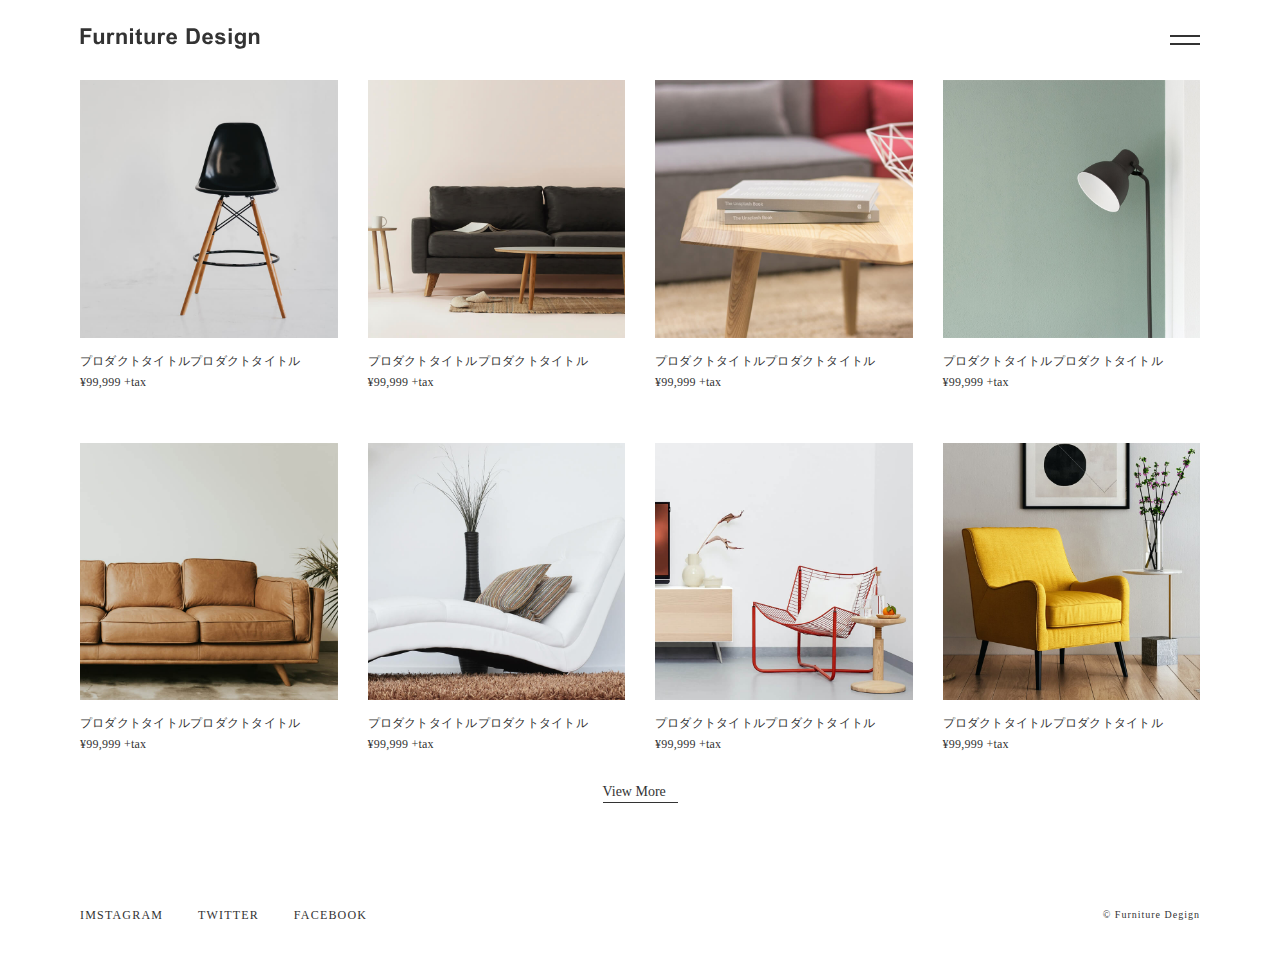
<file: index.html>
<!DOCTYPE html>
<html lang="en">
<head>
  <meta charset="UTF-8">
  <meta http-equiv="X-UA-Compatible" content="IE=edge">
  <meta name="viewport" content="width=device-width, initial-scale=1.0">
  <title>Furniture design</title>
  <link rel="icon" href="img/favicon.ico">
  <link rel="stylesheet" href="reset.css">
  <link rel="stylesheet" href="style.css">
</head>
<body>
  <!--header-->
  <header class="header">
    <div class="header-box inner">
      <a href="#"><img class="header-logo" src="img/logo.svg" alt="ヘッダーのロゴイメージです。"></a>
      <div class="humbergar-menu">
        <div class="bar01"></div>
        <div class="bar02"></div>
      </div>  
      <nav class="header-navi">
        <ul class="header-navi-list">
          <li class="header-navi-item"><a class="item-name" href="product.html">PRODUCTS</a></li>
          <li class="header-navi-item"><a class="item-name" href="about.html">ABOUT</a></li>
          <li class="header-navi-item"><a class="item-name" href="company.html">COMPANY</a></li>
          <li class="header-navi-item"><a class="item-name" href="mailto:hoge@dummy.com">CONTACT</a></li>
        </ul>
      </nav>  
    </div>
  </header>

  <!--main-top-->
  <main>
    <div class="main-contents inner">
      <ul class="main-list">
        <li class="main-list-item">
          <a class="main-item">
            <img class="main-item-img" src="img/item1.jpg" alt="メインアイテムのイメージ画像です">
            <p class="main-item-title">プロダクトタイトルプロダクトタイトル</p>
            <p class="item-tax">¥99,999 +tax</p>
          </a>  
        </li>
        <li class="main-list-item">
          <a class="main-item">
            <img class="main-item-img" src="img/item2.jpg" alt="メインアイテムのイメージ画像です">
            <p class="main-item-title">プロダクトタイトルプロダクトタイトル</p>
            <p class="item-tax">¥99,999 +tax</p>
          </a>  
        </li>
        <li class="main-list-item">
          <a class="main-item">
            <img class="main-item-img" src="img/item3.jpg" alt="メインアイテムのイメージ画像です">
            <p class="main-item-title">プロダクトタイトルプロダクトタイトル</p>
            <p class="item-tax">¥99,999 +tax</p>
          </a>  
        </li>
        <li class="main-list-item">
          <a class="main-item">
            <img class="main-item-img" src="img/item4.jpg" alt="メインアイテムのイメージ画像です">
            <p class="main-item-title">プロダクトタイトルプロダクトタイトル</p>
            <p class="item-tax">¥99,999 +tax</p>
          </a>  
        </li>
        <li class="main-list-item">
          <a class="main-item">
            <img class="main-item-img" src="img/item5.jpg" alt="メインアイテムのイメージ画像です">
            <p class="main-item-title">プロダクトタイトルプロダクトタイトル</p>
            <p class="item-tax">¥99,999 +tax</p>
          </a>  
        </li>
        <li class="main-list-item">
          <a class="main-item">
            <img class="main-item-img" src="img/item6.jpg" alt="メインアイテムのイメージ画像です">
            <p class="main-item-title">プロダクトタイトルプロダクトタイトル</p>
            <p class="item-tax">¥99,999 +tax</p>
          </a>  
        </li>
        <li class="main-list-item">
          <a class="main-item">
            <img class="main-item-img" src="img/item7.jpg" alt="メインアイテムのイメージ画像です">
            <p class="main-item-title">プロダクトタイトルプロダクトタイトル</p>
            <p class="item-tax">¥99,999 +tax</p>
          </a>
        </li>
        <li class="main-list-item">
          <a class="main-item">
            <img class="main-item-img" src="img/item8.jpg" alt="メインアイテムのイメージ画像です">
            <p class="main-item-title">プロダクトタイトルプロダクトタイトル</p>
            <p class="item-tax">¥99,999 +tax</p>
          </a>  
        </li>
      </ul>
      <a class="view-more" href="product.html">View More</a>
    </div>
  </main>

  <!--footer-->
  <footer class="footer inner">
    <div class="sns-box">
      <a class="instagram-link" href="#">IMSTAGRAM</a>
      <a class="twitter-link" href="#">TWITTER</a>
      <a class="facebook-link" href="#">FACEBOOK</a>  
    </div>
    <p class="copy-right">©︎ Furniture Degign</p>

  </footer>
  <script src="index.js"></script>
</body>
</html>
</file>
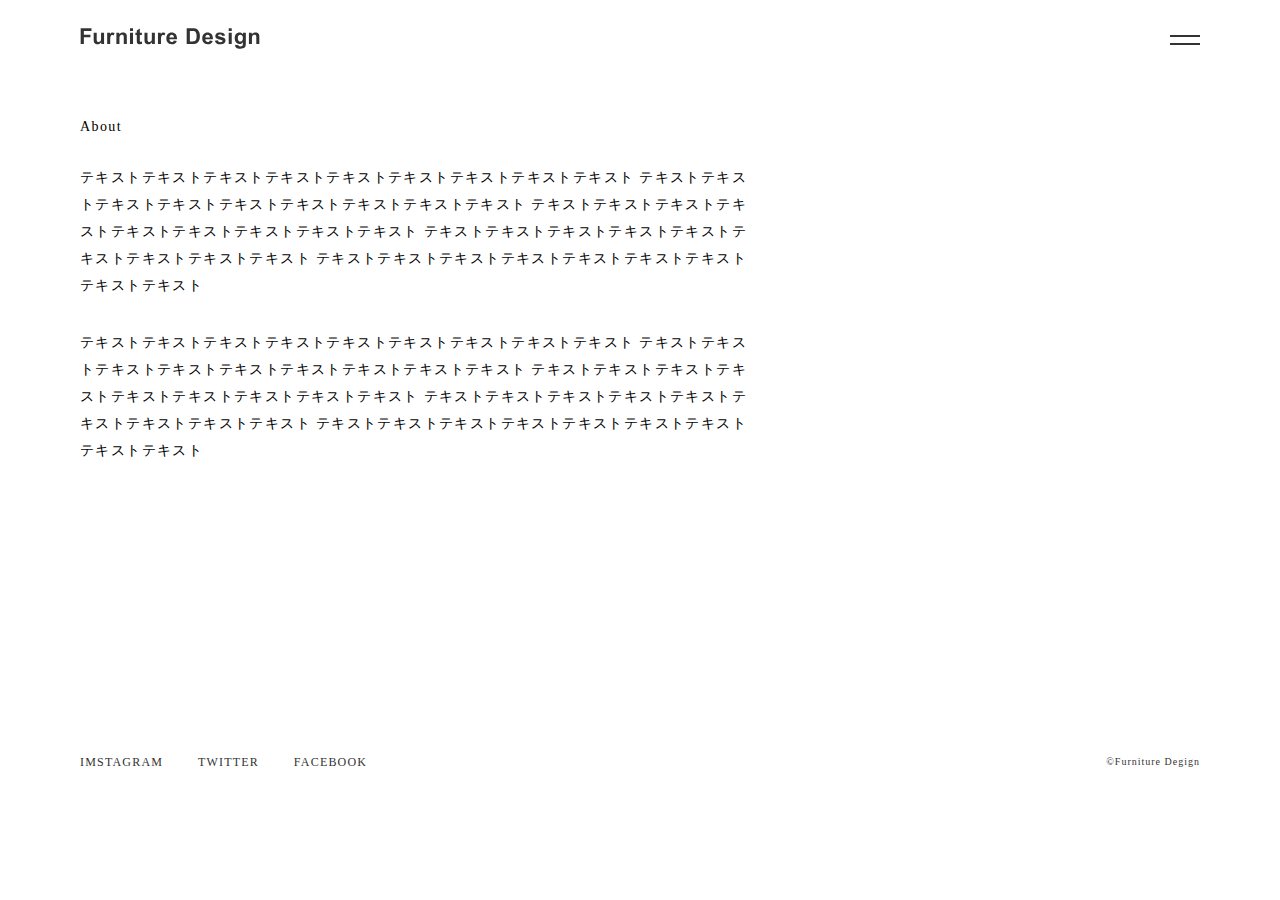
<file: about.html>
<!DOCTYPE html>
<html lang="en">
<head>
  <meta charset="UTF-8">
  <meta http-equiv="X-UA-Compatible" content="IE=edge">
  <meta name="viewport" content="width=device-width, initial-scale=1.0">
  <title>Furniture degign</title>
  <link rel="stylesheet" href="reset.css">
  <link rel="stylesheet" href="style.css">
</head>
<body>
  <!--ここからヘッダーです-->
  <header class="header">
    <div class="header-box inner">
      <a href="index.html"><img class="header-logo" src="img/logo.svg" alt="ヘッダーのロゴイメージです。"></a>
      <div class="humbergar-menu">
        <div class="bar01"></div>
        <div class="bar02"></div>
      </div>  
      <nav class="header-navi">
        <ul class="header-navi-list">
          <li class="header-navi-item"><a class="item-name" href="product.html">PRODUCTS</a></li>
          <li class="header-navi-item"><a class="item-name" href="about.html">ABOUT</a></li>
          <li class="header-navi-item"><a class="item-name" href="company.html">COMPANY</a></li>
          <li class="header-navi-item"><a class="item-name" href="mailto:hoge@dummy.com">CONTACT</a></li>
        </ul>
      </nav>  
    </div>
  </header>

  <!--ここからabout下層ページです-->
  <main>
    <div class="section-about inner">
      <h2 class="section-title">About</h2>
      <p class="about-textA">テキストテキストテキストテキストテキストテキストテキストテキストテキスト テキストテキストテキストテキストテキストテキストテキストテキストテキスト テキストテキストテキストテキストテキストテキストテキストテキストテキスト テキストテキストテキストテキストテキストテキストテキストテキストテキスト テキストテキストテキストテキストテキストテキストテキストテキストテキスト</p>
      <p class="about-textB">テキストテキストテキストテキストテキストテキストテキストテキストテキスト テキストテキストテキストテキストテキストテキストテキストテキストテキスト テキストテキストテキストテキストテキストテキストテキストテキストテキスト テキストテキストテキストテキストテキストテキストテキストテキストテキスト テキストテキストテキストテキストテキストテキストテキストテキストテキスト</p>
    </div>

  </main>

  <!--ここからフッターです-->
  <footer class="footer inner">
    <div class="sns-box">
      <a class="instagram-link" href="#">IMSTAGRAM</a>
      <a class="twitter-link" href="#">TWITTER</a>
      <a class="facebook-link" href="#">FACEBOOK</a>  
    </div>
    <p class="copy-right">©︎Furniture Degign</p>

  </footer>
  <script src="index.js"></script>
</body>
</html>
</file>
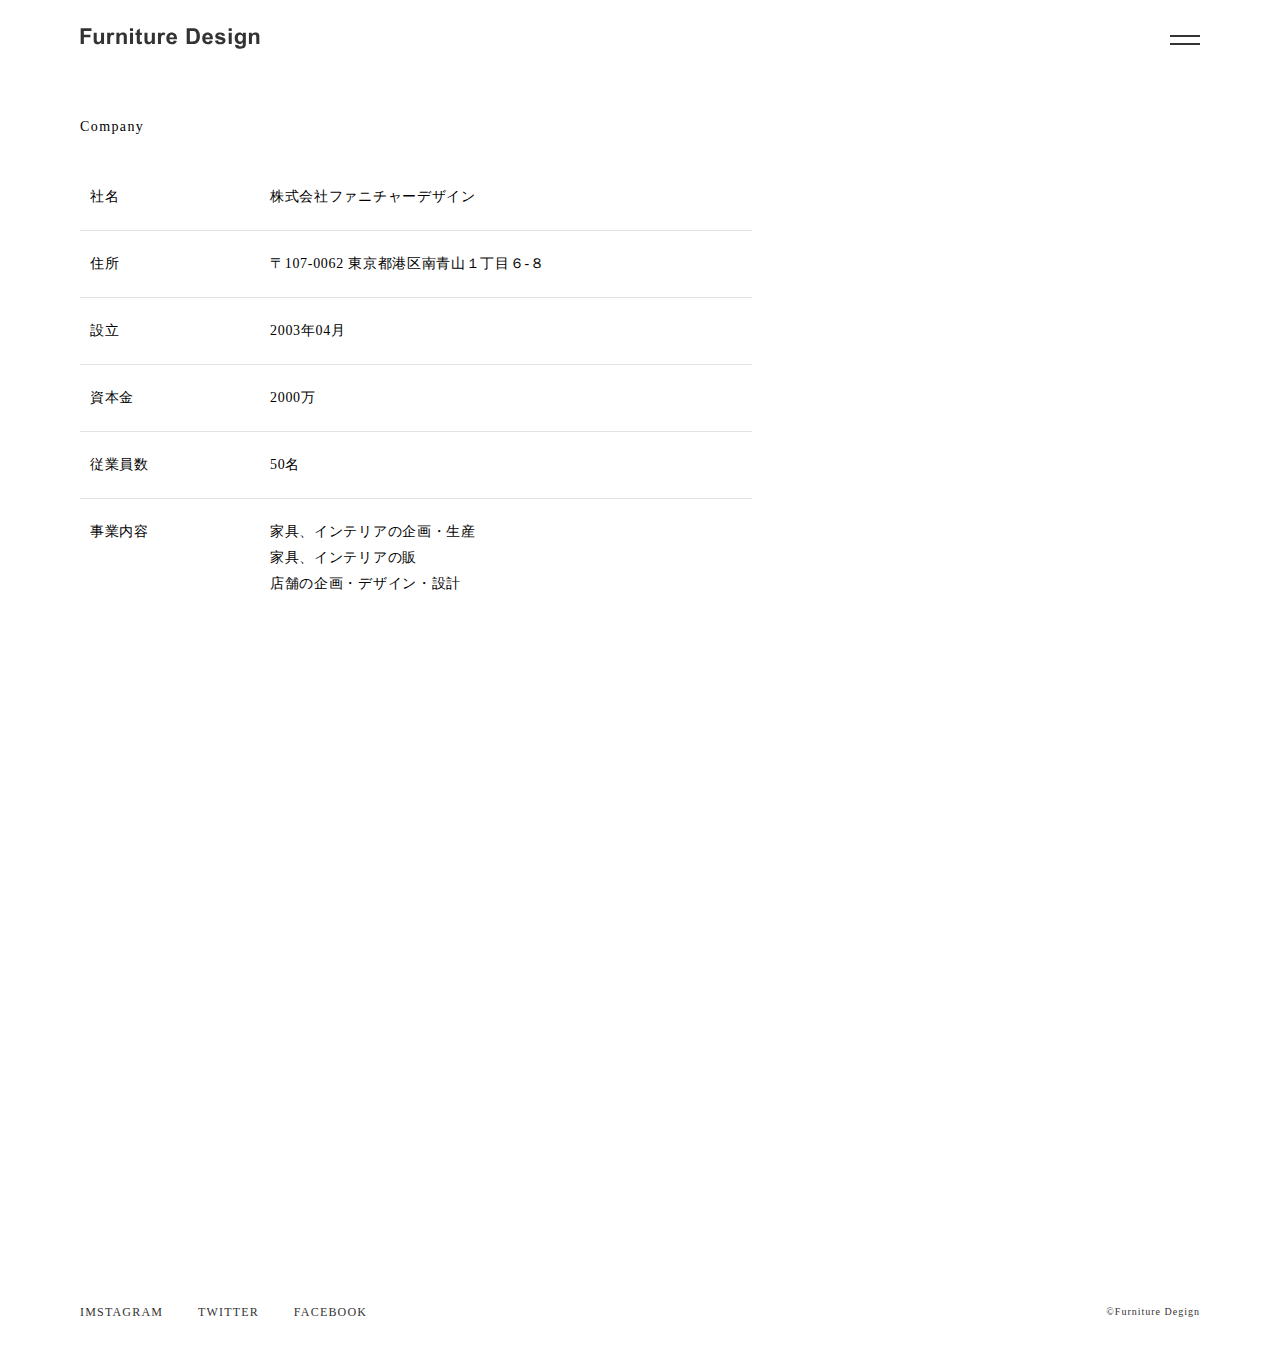
<file: company.html>
<!DOCTYPE html>
<html lang="en">
<head>
  <meta charset="UTF-8">
  <meta http-equiv="X-UA-Compatible" content="IE=edge">
  <meta name="viewport" content="width=device-width, initial-scale=1.0">
  <title>Furniture degign</title>
  <link rel="stylesheet" href="reset.css">
  <link rel="stylesheet" href="style.css">
</head>
<body>
  <!--ここからヘッダーです-->
  <header class="header">
    <div class="header-box inner">
      <a href="index.html"><img class="header-logo" src="img/logo.svg" alt="ヘッダーのロゴイメージです。"></a>
      <div class="humbergar-menu">
        <div class="bar01"></div>
        <div class="bar02"></div>
      </div>  
      <nav class="header-navi">
        <ul class="header-navi-list">
          <li class="header-navi-item"><a class="item-name" href="product.html">PRODUCTS</a></li>
          <li class="header-navi-item"><a class="item-name" href="about.html">ABOUT</a></li>
          <li class="header-navi-item"><a class="item-name" href="company.html">COMPANY</a></li>
          <li class="header-navi-item"><a class="item-name" href="mailto:hoge@dummy.com">CONTACT</a></li>
        </ul>
      </nav>  
    </div>
  </header>

  <!--ここからcompany下層ページです-->
  <main>
    <div class="section-company inner">
      <h2 class="section-title">Company</h2>
      <table class="company-info">
        <tr class="info-box">
          <th class="info-title">社名</th>
          <td class="info-text">株式会社ファニチャーデザイン</td>
        </tr>
        <tr class="info-box">
          <th class="info-title">住所</th>
          <td class="info-text">〒107-0062 東京都港区南青山１丁目６-８</td>
        </tr>
        <tr class="info-box">
          <th class="info-title">設立</th>
          <td class="info-text">2003年04月</td>
        </tr>
        <tr class="info-box">
          <th class="info-title">資本金</th>
          <td class="info-text">2000万</td>
        </tr>
        <tr class="info-box">
          <th class="info-title">従業員数</th>
          <td class="info-text">50名</td>
        </tr>
        <tr class="info-box">
          <th class="info-title">事業内容</th>
          <td class="info-text">家具、インテリアの企画・生産<br>家具、インテリアの販<br>店舗の企画・デザイン・設計</td>
        </tr>
      </table>
      <iframe class="info-map" src="https://www.google.com/maps/embed?pb=!1m18!1m12!1m3!1d3339695.7283955975!2d134.7579691491092!3d35.17104293521172!2m3!1f0!2f0!3f0!3m2!1i1024!2i768!4f13.1!3m3!1m2!1s0x6018eada1a044923%3A0x788765006a92b53!2z44K044Oq44Op5YWs5ZyS!5e0!3m2!1sja!2sjp!4v1671702162951!5m2!1sja!2sjp"  style="border:0;" allowfullscreen="" loading="lazy" referrerpolicy="no-referrer-when-downgrade"></iframe>
    </div>


  </main>

  <!--ここからフッターです-->
  <footer class="footer inner">
    <div class="sns-box">
      <a class="instagram-link" href="#">IMSTAGRAM</a>
      <a class="twitter-link" href="#">TWITTER</a>
      <a class="facebook-link" href="#">FACEBOOK</a>  
    </div>
    <p class="copy-right">©︎Furniture Degign</p>

  </footer>
  <script src="index.js"></script>
</body>
</html>
</file>
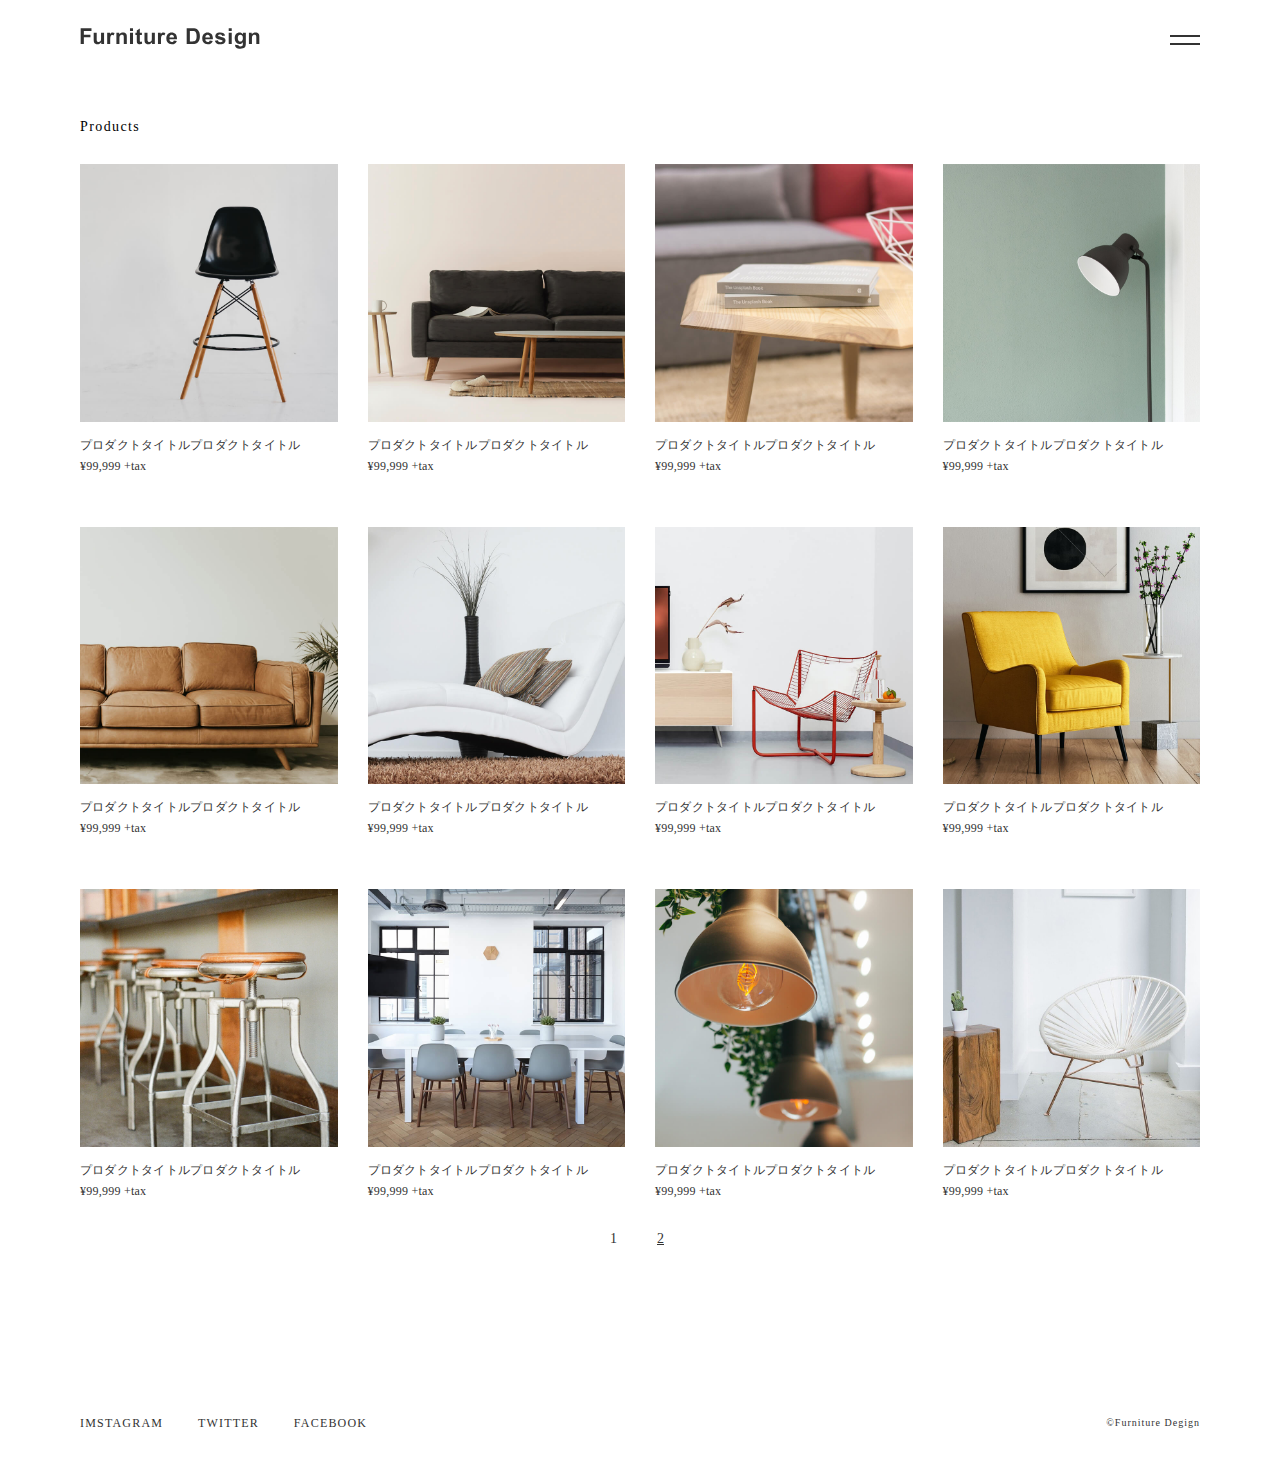
<file: product.html>
<!DOCTYPE html>
<html lang="en">
<head>
  <meta charset="UTF-8">
  <meta http-equiv="X-UA-Compatible" content="IE=edge">
  <meta name="viewport" content="width=device-width, initial-scale=1.0">
  <title>Furniture degign</title>
  <link rel="stylesheet" href="reset.css">
  <link rel="stylesheet" href="style.css">
</head>
<body>
  <!--ここからヘッダーです-->
  <header class="header">
    <div class="header-box inner">
      <a href="index.html"><img class="header-logo" src="img/logo.svg" alt="ヘッダーのロゴイメージです。"></a>
      <div class="humbergar-menu">
        <div class="bar01"></div>
        <div class="bar02"></div>
      </div>  
      <nav class="header-navi">
        <ul class="header-navi-list">
          <li class="header-navi-item"><a class="item-name" href="product.html">PRODUCTS</a></li>
          <li class="header-navi-item"><a class="item-name" href="about.html">ABOUT</a></li>
          <li class="header-navi-item"><a class="item-name" href="company.html">COMPANY</a></li>
          <li class="header-navi-item"><a class="item-name" href="mailto:hoge@dummy.com">CONTACT</a></li>
        </ul>
      </nav>  
    </div>
  </header>

  <!--ここからprodact下層ページです-->
  <main>
    <div class="section-product inner">
      <h2 class="section-title">Products</h2>
      <ul class="product-list">
        <li class="product-list-item">
          <a class="product-item">
            <img class="product-item-img" src="img/item1.jpg" alt="メインアイテムのイメージ画像です">
            <p class="product-item-title">プロダクトタイトルプロダクトタイトル</p>
            <p class="item-tax">¥99,999 +tax</p>
          </a>  
        </li>
        <li class="product-list-item">
          <a class="product-item">
            <img class="product-item-img" src="img/item2.jpg" alt="メインアイテムのイメージ画像です">
            <p class="product-item-title">プロダクトタイトルプロダクトタイトル</p>
            <p class="item-tax">¥99,999 +tax</p>
          </a>  
        </li>
        <li class="product-list-item">
          <a class="product-item">
            <img class="product-item-img" src="img/item3.jpg" alt="メインアイテムのイメージ画像です">
            <p class="product-item-title">プロダクトタイトルプロダクトタイトル</p>
            <p class="item-tax">¥99,999 +tax</p>
          </a>  
        </li>
        <li class="product-list-item">
          <a class="product-item">
            <img class="product-item-img" src="img/item4.jpg" alt="メインアイテムのイメージ画像です">
            <p class="product-item-title">プロダクトタイトルプロダクトタイトル</p>
            <p class="item-tax">¥99,999 +tax</p>
          </a>  
        </li>
        <li class="product-list-item">
          <a class="product-item">
            <img class="product-item-img" src="img/item5.jpg" alt="メインアイテムのイメージ画像です">
            <p class="product-item-title">プロダクトタイトルプロダクトタイトル</p>
            <p class="item-tax">¥99,999 +tax</p>
          </a>  
        </li>
        <li class="product-list-item">
          <a class="product-item">
            <img class="product-item-img" src="img/item6.jpg" alt="メインアイテムのイメージ画像です">
            <p class="product-item-title">プロダクトタイトルプロダクトタイトル</p>
            <p class="item-tax">¥99,999 +tax</p>
          </a>  
        </li>
        <li class="product-list-item">
          <a class="product-item">
            <img class="product-item-img" src="img/item7.jpg" alt="メインアイテムのイメージ画像です">
            <p class="product-item-title">プロダクトタイトルプロダクトタイトル</p>
            <p class="item-tax">¥99,999 +tax</p>
          </a>  
        </li>
        <li class="product-list-item">
          <a class="product-item">
            <img class="product-item-img" src="img/item8.jpg" alt="メインアイテムのイメージ画像です">
            <p class="product-item-title">プロダクトタイトルプロダクトタイトル</p>
            <p class="item-tax">¥99,999 +tax</p>
          </a>  
        </li>
        <li class="product-list-item">
          <a class="product-item">
            <img class="product-item-img" src="img/item9.jpg" alt="メインアイテムのイメージ画像です">
            <p class="product-item-title">プロダクトタイトルプロダクトタイトル</p>
            <p class="item-tax">¥99,999 +tax</p>
          </a>  
        </li>
        <li class="product-list-item">
          <a class="product-item">
            <img class="product-item-img" src="img/item10.jpg" alt="メインアイテムのイメージ画像です">
            <p class="product-item-title">プロダクトタイトルプロダクトタイトル</p>
            <p class="item-tax">¥99,999 +tax</p>
          </a>  
        </li>
        <li class="product-list-item">
          <a class="product-item">
            <img class="product-item-img" src="img/item11.jpg" alt="メインアイテムのイメージ画像です">
            <p class="product-item-title">プロダクトタイトルプロダクトタイトル</p>
            <p class="item-tax">¥99,999 +tax</p>
          </a>  
        </li>
        <li class="product-list-item">
          <a class="product-item">
            <img class="product-item-img" src="img/item12.jpg" alt="メインアイテムのイメージ画像です">
            <p class="product-item-title">プロダクトタイトルプロダクトタイトル</p>
            <p class="item-tax">¥99,999 +tax</p>
          </a>  
        </li>
      </ul>
      <ul class="pagination">
        <li class="page01">1</li>
        <li class="page02"><a href="product2.html">2</a></li>
      </ul>
    </div>
    

  </main>

  <!--ここからフッターです-->
  <footer class="footer inner">
    <div class="sns-box">
      <a class="instagram-link" href="#">IMSTAGRAM</a>
      <a class="twitter-link" href="#">TWITTER</a>
      <a class="facebook-link" href="#">FACEBOOK</a>  
    </div>
    <p class="copy-right">©︎Furniture Degign</p>

  </footer>
  <script src="index.js"></script>
</body>
</html>
</file>
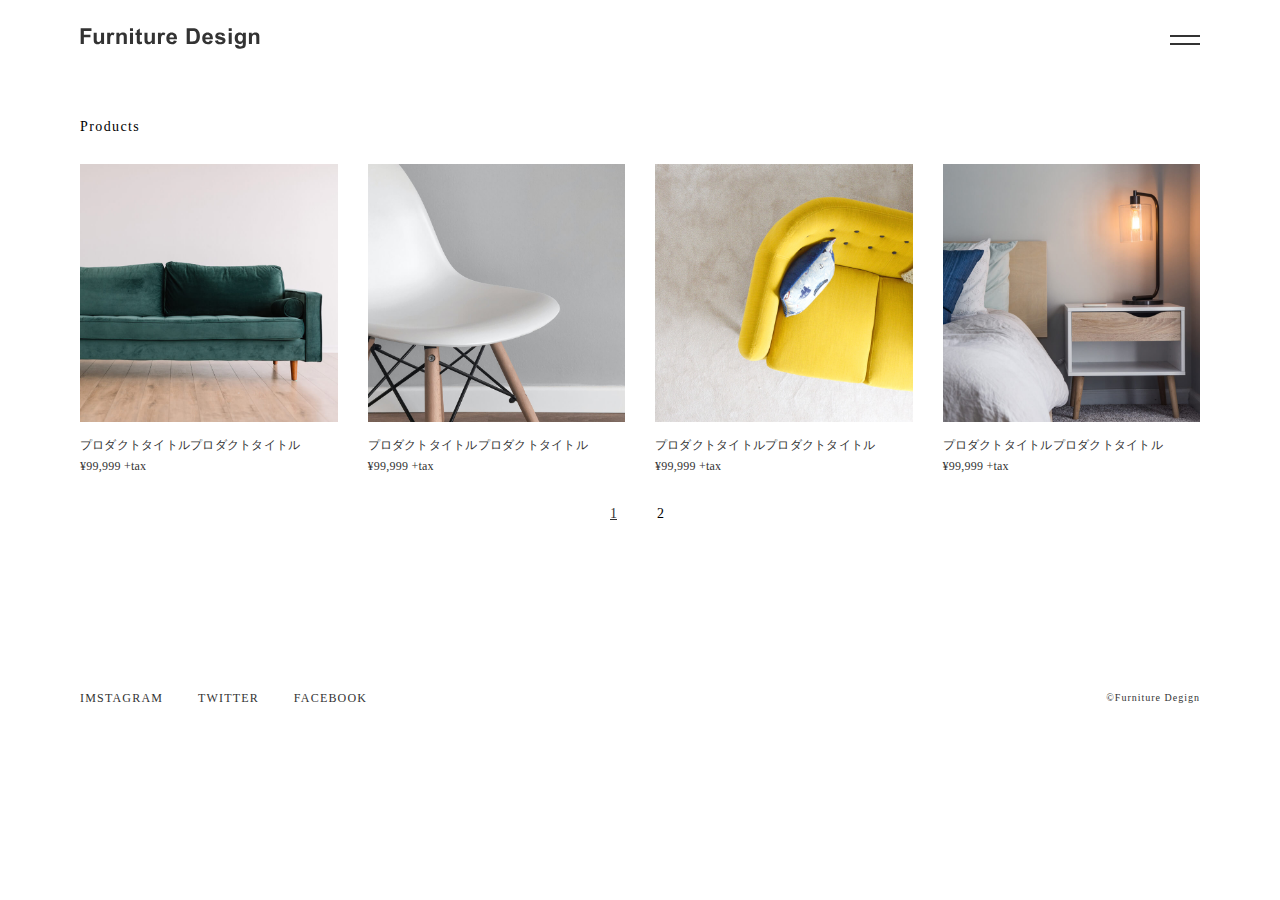
<file: product2.html>
<!DOCTYPE html>
<html lang="en">
<head>
  <meta charset="UTF-8">
  <meta http-equiv="X-UA-Compatible" content="IE=edge">
  <meta name="viewport" content="width=device-width, initial-scale=1.0">
  <title>Furniture degign</title>
  <link rel="stylesheet" href="reset.css">
  <link rel="stylesheet" href="style.css">
</head>
<body>
  <!--ここからヘッダーです-->
  <header class="header">
    <div class="header-box inner">
      <a href="index.html"><img class="header-logo" src="img/logo.svg" alt="ヘッダーのロゴイメージです。"></a>
      <div class="humbergar-menu">
        <div class="bar01"></div>
        <div class="bar02"></div>
      </div>  
      <nav class="header-navi">
        <ul class="header-navi-list">
          <li class="header-navi-item"><a class="item-name" href="product.html">PRODUCTS</a></li>
          <li class="header-navi-item"><a class="item-name" href="about.html">ABOUT</a></li>
          <li class="header-navi-item"><a class="item-name" href="company.html">COMPANY</a></li>
          <li class="header-navi-item"><a class="item-name" href="mailto:hoge@dummy.com">CONTACT</a></li>
        </ul>
      </nav>  
    </div>
  </header>

  <!--ここからsection-about2-->
  <div class="section-products2 inner">
    <h2 class="section-title">Products</h2>
    <ul class="product-list">
      <li class="product-list-item">
        <a class="product-link">
          <img class="product-img" src="img/item13.jpg" alt="メインアイテムのイメージ画像です">
          <p class="product-title">プロダクトタイトルプロダクトタイトル</p>
          <p class="item-tax">¥99,999 +tax</p>
        </a>  
      </li>
      <li class="product-list-item">
        <a class="product-link">
          <img class="product-img" src="img/item14.jpg" alt="メインアイテムのイメージ画像です">
          <p class="product-title">プロダクトタイトルプロダクトタイトル</p>
          <p class="item-tax">¥99,999 +tax</p>
        </a>  
      </li>
      <li class="product-list-item">
        <a class="product-link">
          <img class="product-img" src="img/item15.jpg" alt="メインアイテムのイメージ画像です">
          <p class="product-title">プロダクトタイトルプロダクトタイトル</p>
          <p class="item-tax">¥99,999 +tax</p>
        </a>  
      </li>
      <li class="product-list-item">
        <a class="product-link">
          <img class="product-img" src="img/item16.jpg" alt="メインアイテムのイメージ画像です">
          <p class="product-title">プロダクトタイトルプロダクトタイトル</p>
          <p class="item-tax">¥99,999 +tax</p>
        </a>  
      </li>
    </ul>
    <ul class="pagination">
      <li class="page01"><a href="product.html">1</a></li>
      <li class="page02">2</li>
    </ul>

  </div>

  <!--ここからフッターです-->
  <footer class="footer inner">
    <div class="sns-box">
      <a class="instagram-link" href="#">IMSTAGRAM</a>
      <a class="twitter-link" href="#">TWITTER</a>
      <a class="facebook-link" href="#">FACEBOOK</a>  
    </div>
    <p class="copy-right">©︎Furniture Degign</p>

  </footer>
  <script src="index.js"></script>
</body>
</html>
</file>
<file: style.css>
@charset "UTF-8";
/* ==================== 色一覧 ==================== */
/* ==================== 側設定 ==================== */
html {
  font-family: "Noto Sans JP", "sans-serif", "ヒラギノ角ゴシック";
  scroll-behavior: smooth;
}

body {
  position: relative;
  width: 100%;
  font-size: 1.2rem;
}

/* ============================================================================================================
                                                メインコンテンツ
============================================================================================================ */
main {
  width: 100%;
  height: 100%;
}

@media screen and (max-width: 768px) {
  main {
    width: 100%;
    height: 100%;
  }
}
.inner {
  padding: 0px 80px;
}

@media screen and (max-width: 768px) {
  .inner {
    padding: 0px 40px;
  }
}
.section-title {
  font-size: 14px;
  font-family: "ヒラギノ角ゴシック";
  font-weight: normal;
  letter-spacing: 0.1em;
  text-align: left;
  margin-bottom: 30px;
}

.header {
  width: 100%;
  height: 80px;
  background-color: #ffffff;
  position: fixed;
  z-index: 20;
}
.header .header-box {
  width: 100%;
  height: 80px;
  display: -webkit-box;
  display: -ms-flexbox;
  display: flex;
  -webkit-box-align: center;
      -ms-flex-align: center;
          align-items: center;
  -webkit-box-pack: justify;
      -ms-flex-pack: justify;
          justify-content: space-between;
}
.header .header-box .header-logo {
  width: 180px;
  height: 21px;
  cursor: pointer;
}
.header .header-box .humbergar-menu {
  width: 30px;
  height: 30px;
  position: relative;
  cursor: pointer;
}
.header .header-box .humbergar-menu .bar01 {
  width: 30px;
  height: 2px;
  background-color: #333333;
  position: absolute;
  top: 38%;
  left: 50%;
  -webkit-transform: translate(-50%, -50%);
          transform: translate(-50%, -50%);
  -webkit-transition: 0.3s all;
  transition: 0.3s all;
}
.header .header-box .humbergar-menu .bar02 {
  width: 30px;
  height: 2px;
  background-color: #333333;
  position: absolute;
  top: 62%;
  left: 50%;
  -webkit-transform: translate(-50%, -50%);
          transform: translate(-50%, -50%);
  -webkit-transition: 0.3s all;
  transition: 0.3s all;
}
.header .header-box .humbergar-menu.click-btn {
  display: block;
  cursor: pointer;
  z-index: 10;
}
.header .header-box .humbergar-menu.click-btn .bar01 {
  background-color: #ffffff;
  top: 50%;
  -webkit-transform: translate(-50%, -50%) rotate(-45deg);
          transform: translate(-50%, -50%) rotate(-45deg);
  z-index: 10;
}
.header .header-box .humbergar-menu.click-btn .bar02 {
  background-color: #ffffff;
  top: 50%;
  -webkit-transform: translate(-50%, -50%) rotate(45deg);
          transform: translate(-50%, -50%) rotate(45deg);
  z-index: 10;
}
.header .header-box .header-navi {
  width: 100%;
  height: 100vh;
  display: none;
  background-color: #000000;
  position: fixed;
  top: 0;
  left: 0;
  opacity: 0.8;
  -webkit-transition: 0.3s all;
  transition: 0.3s all;
  cursor: pointer;
}
.header .header-box .header-navi .header-navi-list {
  padding: 36px 50px;
}
.header .header-box .header-navi .header-navi-list .header-navi-item {
  margin-bottom: 14px;
}
.header .header-box .header-navi .header-navi-list .header-navi-item .item-name {
  font-size: 14px;
  font-family: "ヒラギノ角ゴシック";
  font-weight: normal;
  letter-spacing: 0.1em;
  line-height: 26px;
  color: #ffffff;
  text-decoration: none;
}
.header .header-box .header-navi.active {
  display: block;
}

@media screen and (max-width: 768px) {
  .header {
    width: 100%;
  }
  .header .header-box {
    width: 100%;
    display: -webkit-box;
    display: -ms-flexbox;
    display: flex;
    -webkit-box-align: center;
        -ms-flex-align: center;
            align-items: center;
    -webkit-box-pack: justify;
        -ms-flex-pack: justify;
            justify-content: space-between;
  }
  .header .header-box .header-logo {
    width: 180px;
    height: 21px;
    cursor: pointer;
  }
  .header .header-box .humbergar-menu {
    width: 30px;
    height: 30px;
    position: relative;
    cursor: pointer;
  }
}
.main-contents {
  width: 100%;
  height: auto;
  padding-top: 80px;
  margin-bottom: 100px;
}
.main-contents .main-list {
  display: -webkit-box;
  display: -ms-flexbox;
  display: flex;
  -ms-flex-wrap: wrap;
      flex-wrap: wrap;
  gap: 30px;
  margin-bottom: 10px;
}
.main-contents .main-list .main-list-item {
  width: calc(calc(100% - 90px) / 4);
  display: block;
  margin-bottom: 20px;
  cursor: pointer;
  -webkit-transition: all 0.5s;
  transition: all 0.5s;
}
.main-contents .main-list .main-list-item .main-item .main-item-img {
  width: 100%;
  margin-bottom: 10px;
}
.main-contents .main-list .main-list-item .main-item .main-item-title {
  font-size: 12px;
  font-weight: normal;
  font-family: "ヒラギノ角ゴシック";
  color: #333333;
  text-align: left;
  letter-spacing: 0.02em;
  line-height: 21px;
}
.main-contents .main-list .main-list-item .main-item .item-tax {
  font-size: 12px;
  font-weight: normal;
  font-family: "ヒラギノ角ゴシック";
  color: #333333;
  text-align: left;
  letter-spacing: 0.02em;
  line-height: 21px;
}
.main-contents .main-list .main-list-item:hover {
  -webkit-filter: contrast(0.7);
          filter: contrast(0.7);
}
.main-contents .view-more {
  width: 75px;
  font-size: 14px;
  font-family: "ヒラギノ角ゴシック";
  font-weight: 300;
  display: block;
  color: #333333;
  border-bottom: 1px solid #333333;
  text-decoration: none;
  -webkit-transition: all 0.3s;
  transition: all 0.3s;
  padding-bottom: 3px;
  margin: 0 auto;
}
.main-contents .view-more:hover {
  width: 100px;
  -webkit-filter: contrast(0.7);
          filter: contrast(0.7);
}

@media screen and (max-width: 768px) {
  .main-contents {
    width: 100%;
    margin-bottom: 100px;
  }
  .main-contents .main-list {
    display: -webkit-box;
    display: -ms-flexbox;
    display: flex;
    -ms-flex-wrap: wrap;
        flex-wrap: wrap;
    gap: 30px;
    margin-bottom: 10px;
  }
  .main-contents .main-list .main-list-item {
    width: calc(calc(100% - 30px) / 2);
  }
  .main-contents .main-list .main-list-item .main-item .main-item-img {
    width: 100%;
    margin-bottom: 10px;
  }
}
.section-about {
  width: 100%;
  height: 750px;
  padding-top: 120px;
  padding-bottom: 160px;
}
.section-about .about-textA {
  width: 60%;
  font-size: 14px;
  font-family: "ヒラギノ角ゴシック";
  font-weight: 300;
  letter-spacing: 0.1em;
  line-height: 27px;
  text-align: left;
  margin-bottom: 30px;
}
.section-about .about-textB {
  width: 60%;
  font-size: 14px;
  font-family: "ヒラギノ角ゴシック";
  font-weight: 300;
  letter-spacing: 0.1em;
  line-height: 27px;
  text-align: left;
  margin-bottom: 30px;
}

@media screen and (max-width: 768px) {
  .section-about {
    width: 100%;
    height: 750px;
    padding-top: 120px;
    padding-bottom: 10px;
  }
  .section-about .about-textA {
    width: 100%;
  }
  .section-about .about-textB {
    width: 100%;
  }
}
.section-company {
  width: 100%;
  padding-top: 120px;
  padding-bottom: 160px;
}
.section-company .company-info {
  width: 60%;
  margin-bottom: 20px;
}
.section-company .company-info .info-box {
  border-bottom: 1px solid #e2e2e2;
  display: block;
}
.section-company .company-info .info-box .info-title {
  width: 180px;
  font-size: 14px;
  font-family: "ヒラギノ角ゴシック";
  font-weight: 300;
  letter-spacing: 0.05em;
  line-height: 24px;
  text-align: left;
  padding: 20px 10px;
}
.section-company .company-info .info-box .info-text {
  font-size: 14px;
  font-family: "ヒラギノ角ゴシック";
  font-weight: 300;
  letter-spacing: 0.05em;
  line-height: 24px;
  text-align: left;
  padding: 20px 10px;
}
.section-company .company-info .info-box .info-text:last-child {
  line-height: 26px;
}
.section-company .company-info .info-box:last-child {
  border: none;
}
.section-company .info-map {
  width: 60%;
  height: 500px;
}

@media screen and (max-width: 768px) {
  .section-company {
    width: 100%;
    padding-top: 120px;
    padding-bottom: 120px;
  }
  .section-company .company-info {
    width: 100%;
    margin-bottom: 10px;
  }
  .section-company .company-info .info-box {
    border-bottom: 1px solid #e2e2e2;
    display: block;
  }
  .section-company .company-info .info-box .info-title {
    padding: 20px 10px 5px 10px;
  }
  .section-company .company-info .info-box .info-text {
    padding: 5px 10px 20px 10px;
  }
  .section-company .company-info .info-box .info-text:last-child {
    line-height: 26px;
  }
  .section-company .company-info .info-box:last-child {
    border: none;
  }
  .section-company .info-map {
    width: 100%;
    height: 300px;
  }
}
.section-product {
  padding-top: 120px;
  padding-bottom: 160px;
}
.section-product .product-list {
  display: -webkit-box;
  display: -ms-flexbox;
  display: flex;
  -ms-flex-wrap: wrap;
      flex-wrap: wrap;
  gap: 30px;
  margin-bottom: 10px;
}
.section-product .product-list .product-list-item {
  width: calc(calc(100% - 90px) / 4);
  display: block;
  margin-bottom: 20px;
  cursor: pointer;
  -webkit-transition: 0.5s;
  transition: 0.5s;
}
.section-product .product-list .product-list-item .product-item .product-item-img {
  width: 100%;
  margin-bottom: 10px;
}
.section-product .product-list .product-list-item .product-item .product-item-title {
  font-size: 12px;
  font-weight: normal;
  font-family: "ヒラギノ角ゴシック";
  color: #333333;
  text-align: left;
  letter-spacing: 0.02em;
  line-height: 21px;
}
.section-product .product-list .product-list-item .product-item .item-tax {
  font-size: 12px;
  font-weight: normal;
  font-family: "ヒラギノ角ゴシック";
  color: #333333;
  text-align: left;
  letter-spacing: 0.02em;
  line-height: 21px;
}
.section-product .product-list .product-list-item:hover {
  -webkit-filter: contrast(0.7);
          filter: contrast(0.7);
}
.section-product .pagination {
  width: 100px;
  display: -webkit-box;
  display: -ms-flexbox;
  display: flex;
  list-style: none;
  margin: 0 auto;
}
.section-product .pagination .page01 {
  font-size: 14px;
  font-weight: normal;
  font-family: "ヒラギノ角ゴシック";
  color: #333333;
  padding: 0px 20px;
}
.section-product .pagination .page02 {
  font-size: 14px;
  font-weight: normal;
  font-family: "ヒラギノ角ゴシック";
  padding: 0px 20px 5px 20px;
  cursor: pointer;
}
.section-product .pagination .page02 a {
  color: #333333;
  text-decoration: underline;
}

@media screen and (max-width: 768px) {
  .section-product {
    padding-top: 120px;
    padding-bottom: 120px;
  }
  .section-product .product-list {
    display: -webkit-box;
    display: -ms-flexbox;
    display: flex;
    -ms-flex-wrap: wrap;
        flex-wrap: wrap;
    gap: 30px;
    margin-bottom: 30px;
  }
  .section-product .product-list .product-list-item {
    list-style: none;
    width: calc(calc(100% - 30px) / 2);
  }
  .section-product .product-list .product-list-item .product-item .product-item-img {
    width: 100%;
    margin-bottom: 10px;
  }
  .section-product .product-list .product-list-item:hover {
    -webkit-filter: contrast(0.7);
            filter: contrast(0.7);
  }
}
.section-products2 {
  padding-top: 120px;
  padding-bottom: 160px;
}
.section-products2 .product-list {
  display: -webkit-box;
  display: -ms-flexbox;
  display: flex;
  -ms-flex-wrap: wrap;
      flex-wrap: wrap;
  gap: 30px;
  margin-bottom: 10px;
}
.section-products2 .product-list .product-list-item {
  width: calc(calc(100% - 90px) / 4);
  display: block;
  margin-bottom: 20px;
  cursor: pointer;
  -webkit-transition: 0.5s;
  transition: 0.5s;
}
.section-products2 .product-list .product-list-item .product-link .product-img {
  width: 100%;
  margin-bottom: 10px;
}
.section-products2 .product-list .product-list-item .product-link .product-title {
  font-size: 12px;
  font-weight: normal;
  font-family: "ヒラギノ角ゴシック";
  color: #333333;
  text-align: left;
  letter-spacing: 0.02em;
  line-height: 21px;
}
.section-products2 .product-list .product-list-item .product-link .item-tax {
  font-size: 12px;
  font-weight: normal;
  font-family: "ヒラギノ角ゴシック";
  color: #333333;
  text-align: left;
  letter-spacing: 0.02em;
  line-height: 21px;
}
.section-products2 .product-list .product-list-item:hover {
  -webkit-filter: contrast(0.7);
          filter: contrast(0.7);
}
.section-products2 .pagination {
  width: 100px;
  display: -webkit-box;
  display: -ms-flexbox;
  display: flex;
  list-style: none;
  margin: 0 auto;
}
.section-products2 .pagination .page01 {
  font-size: 14px;
  font-weight: normal;
  font-family: "ヒラギノ角ゴシック";
  color: #333333;
  padding: 0px 20px;
}
.section-products2 .pagination .page01 a {
  color: #333333;
  text-decoration: underline;
}
.section-products2 .pagination .page02 {
  font-size: 14px;
  font-weight: normal;
  font-family: "ヒラギノ角ゴシック";
  padding: 0px 20px 5px 20px;
  cursor: pointer;
}

@media screen and (max-width: 768px) {
  .section-products2 {
    padding-top: 120px;
    padding-bottom: 120px;
  }
  .section-products2 .product-list {
    display: -webkit-box;
    display: -ms-flexbox;
    display: flex;
    -ms-flex-wrap: wrap;
        flex-wrap: wrap;
    gap: 30px;
    margin-bottom: 30px;
  }
  .section-products2 .product-list .product-list-item {
    width: calc(calc(100% - 30px) / 2);
    display: block;
    margin-bottom: 20px;
    cursor: pointer;
    -webkit-transition: 0.5s;
    transition: 0.5s;
  }
  .section-products2 .product-list .product-list-item .product-link .product-img {
    width: 100%;
    margin-bottom: 10px;
  }
}
.footer {
  width: 100%;
  display: -webkit-box;
  display: -ms-flexbox;
  display: flex;
  -webkit-box-align: center;
      -ms-flex-align: center;
          align-items: center;
  -webkit-box-pack: justify;
      -ms-flex-pack: justify;
          justify-content: space-between;
  margin-bottom: 30px;
}
.footer .sns-box .instagram-link {
  font-size: 12px;
  font-family: "ヒラギノ角ゴシック";
  font-weight: normal;
  color: #333333;
  letter-spacing: 0.1em;
  line-height: 24px;
  text-decoration: none;
  margin-right: 30px;
}
.footer .sns-box .twitter-link {
  font-size: 12px;
  font-family: "ヒラギノ角ゴシック";
  font-weight: normal;
  color: #333333;
  letter-spacing: 0.1em;
  line-height: 24px;
  text-decoration: none;
  margin-right: 30px;
}
.footer .sns-box .facebook-link {
  font-size: 12px;
  font-family: "ヒラギノ角ゴシック";
  font-weight: normal;
  color: #333333;
  letter-spacing: 0.1em;
  line-height: 24px;
  text-decoration: none;
}
.footer .copy-right {
  font-size: 10px;
  font-family: "ヒラギノ角ゴシック";
  font-weight: normal;
  color: #333333;
  text-align: right;
  letter-spacing: 0.1em;
  line-height: 24px;
}

@media screen and (max-width: 768px) {
  .footer {
    width: 100%;
    display: block;
    margin-bottom: 30px;
  }
  .footer .sns-box {
    margin-bottom: 15px;
  }
  .footer .sns-box .instagram-link {
    margin-right: 25px;
  }
  .footer .sns-box .twitter-link {
    margin-right: 25px;
  }
  .footer .copy-right {
    font-size: 9px;
    text-align: left;
  }
}
/*# sourceMappingURL=style.css.map */
</file>
